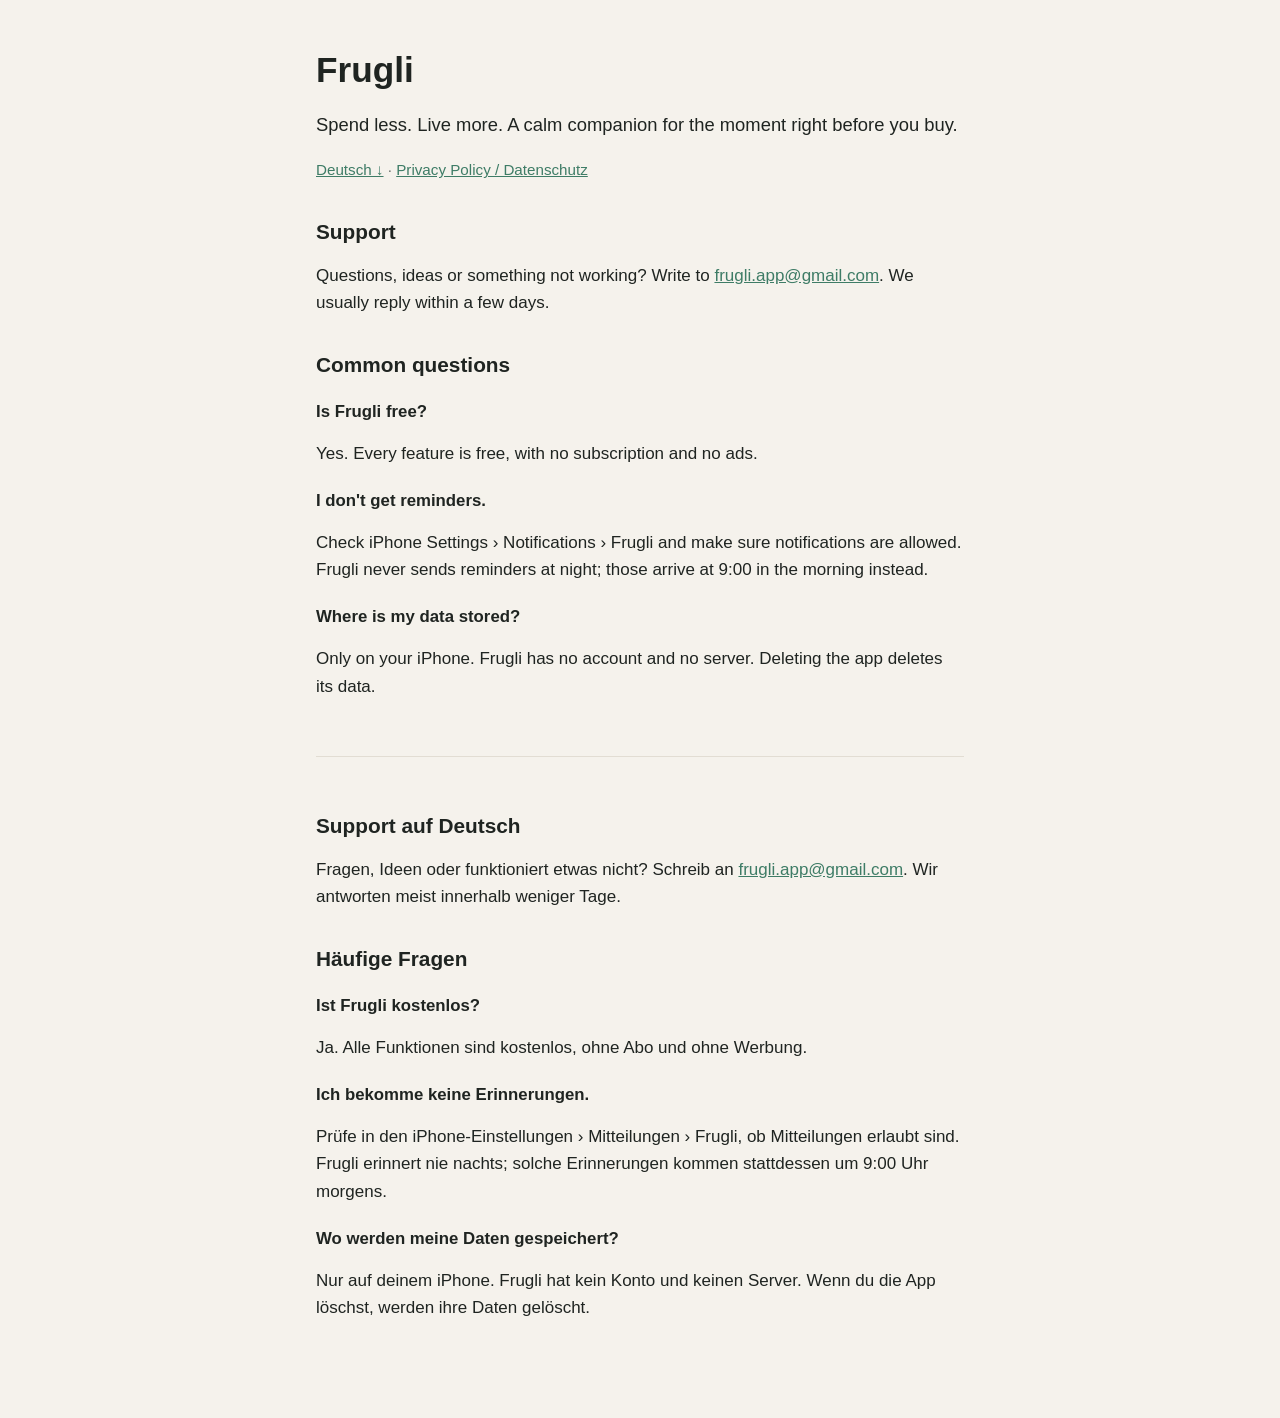
<file: index.html>
<!doctype html>
<html lang="en">
<head>
<meta charset="utf-8">
<meta name="viewport" content="width=device-width, initial-scale=1">
<title>Frugli – Support</title>
<link rel="stylesheet" href="style.css">
</head>
<body>
<main>
  <h1>Frugli</h1>
  <p class="lead">Spend less. Live more. A calm companion for the moment right before you buy.</p>
  <p class="muted"><a href="#deutsch">Deutsch ↓</a> · <a href="privacy.html">Privacy Policy / Datenschutz</a></p>

  <h2>Support</h2>
  <p>Questions, ideas or something not working? Write to <a href="mailto:frugli.app@gmail.com">frugli.app@gmail.com</a>. We usually reply within a few days.</p>

  <h2>Common questions</h2>
  <h3>Is Frugli free?</h3>
  <p>Yes. Every feature is free, with no subscription and no ads.</p>
  <h3>I don't get reminders.</h3>
  <p>Check iPhone Settings › Notifications › Frugli and make sure notifications are allowed. Frugli never sends reminders at night; those arrive at 9:00 in the morning instead.</p>
  <h3>Where is my data stored?</h3>
  <p>Only on your iPhone. Frugli has no account and no server. Deleting the app deletes its data.</p>

  <hr>

  <div lang="de">
  <h2 id="deutsch">Support auf Deutsch</h2>
  <p>Fragen, Ideen oder funktioniert etwas nicht? Schreib an <a href="mailto:frugli.app@gmail.com">frugli.app@gmail.com</a>. Wir antworten meist innerhalb weniger Tage.</p>

  <h2>Häufige Fragen</h2>
  <h3>Ist Frugli kostenlos?</h3>
  <p>Ja. Alle Funktionen sind kostenlos, ohne Abo und ohne Werbung.</p>
  <h3>Ich bekomme keine Erinnerungen.</h3>
  <p>Prüfe in den iPhone-Einstellungen › Mitteilungen › Frugli, ob Mitteilungen erlaubt sind. Frugli erinnert nie nachts; solche Erinnerungen kommen stattdessen um 9:00 Uhr morgens.</p>
  <h3>Wo werden meine Daten gespeichert?</h3>
  <p>Nur auf deinem iPhone. Frugli hat kein Konto und keinen Server. Wenn du die App löschst, werden ihre Daten gelöscht.</p>
  </div>
</main>
</body>
</html>
</file>
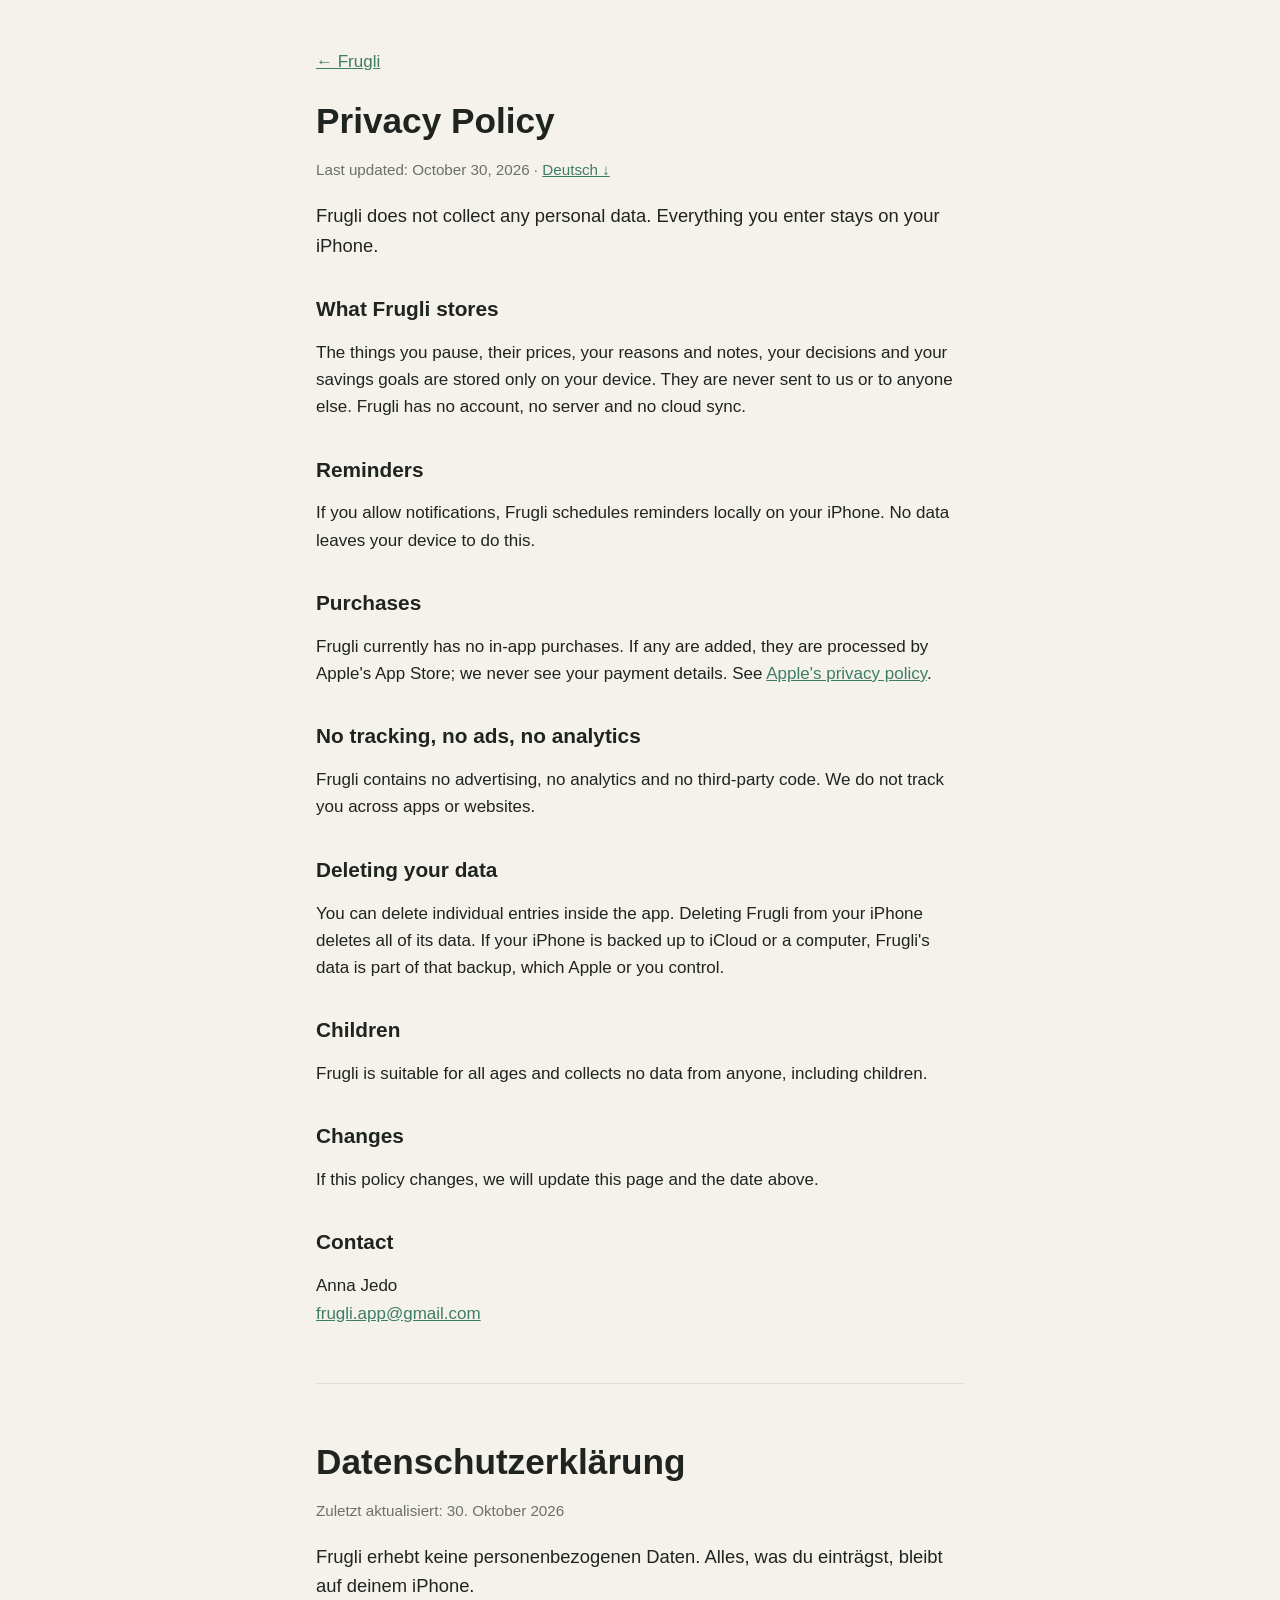
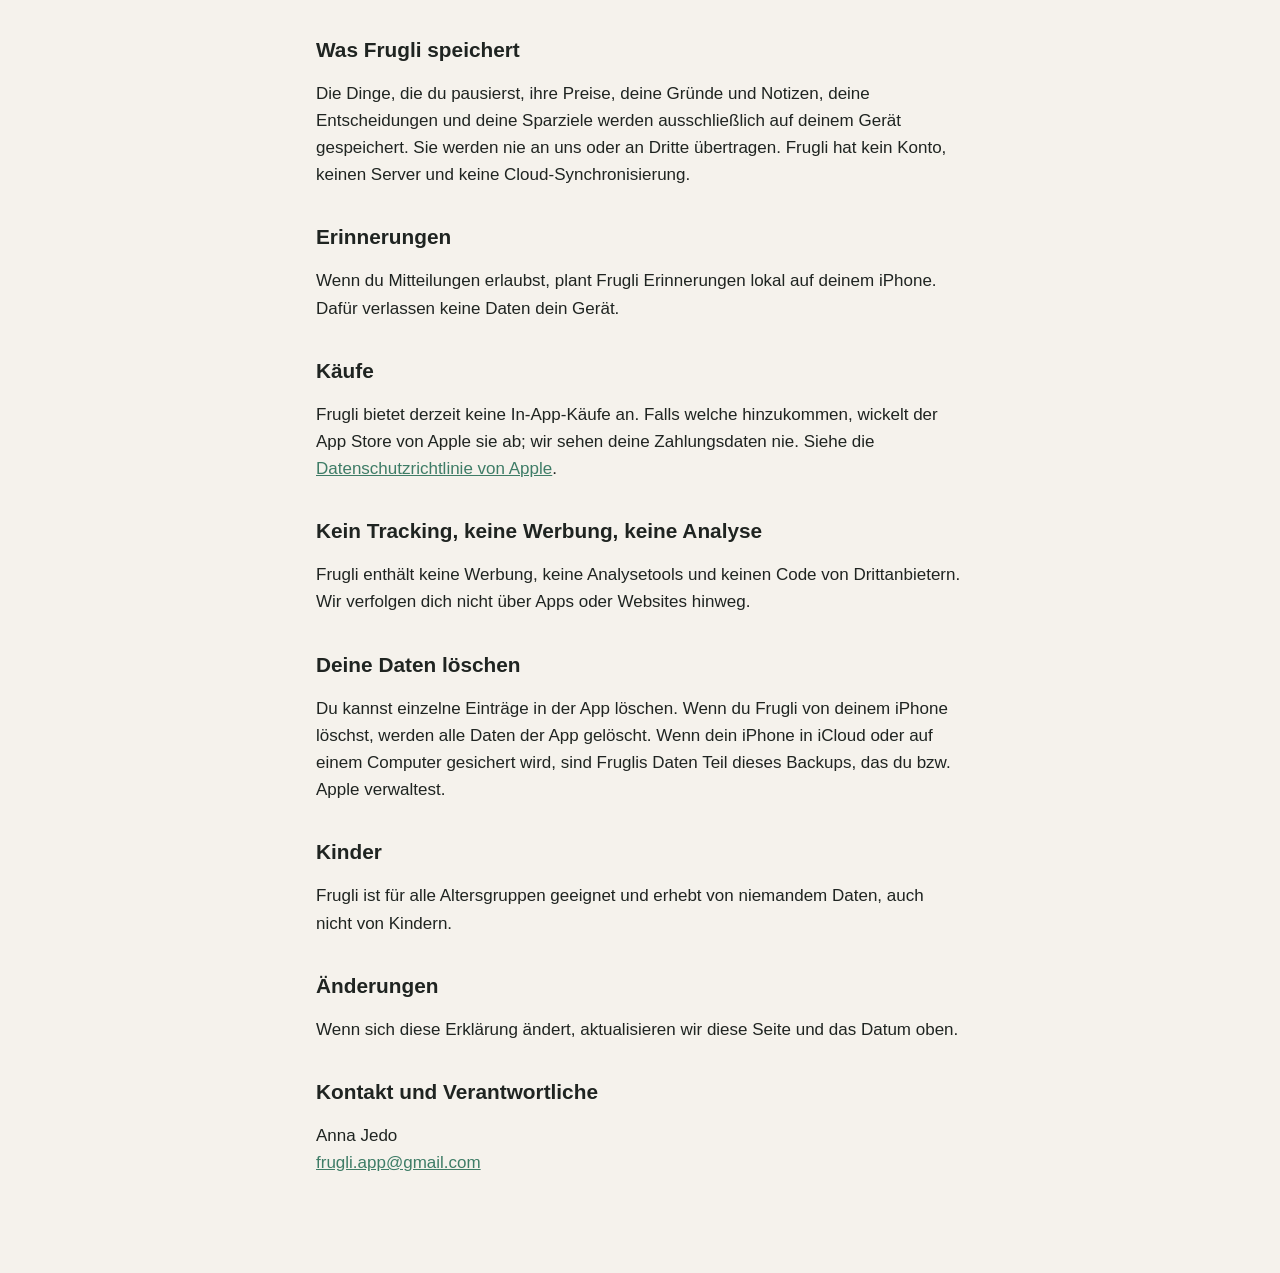
<file: privacy.html>
<!doctype html>
<html lang="en">
<head>
<meta charset="utf-8">
<meta name="viewport" content="width=device-width, initial-scale=1">
<title>Frugli – Privacy Policy</title>
<link rel="stylesheet" href="style.css">
</head>
<body>
<main>
  <p class="back"><a href="index.html">← Frugli</a></p>

  <h1>Privacy Policy</h1>
  <p class="muted">Last updated: October 30, 2026 · <a href="#deutsch">Deutsch ↓</a></p>

  <p class="lead">Frugli does not collect any personal data. Everything you enter stays on your iPhone.</p>

  <h2>What Frugli stores</h2>
  <p>The things you pause, their prices, your reasons and notes, your decisions and your savings goals are stored only on your device. They are never sent to us or to anyone else. Frugli has no account, no server and no cloud sync.</p>

  <h2>Reminders</h2>
  <p>If you allow notifications, Frugli schedules reminders locally on your iPhone. No data leaves your device to do this.</p>

  <h2>Purchases</h2>
  <p>Frugli currently has no in-app purchases. If any are added, they are processed by Apple's App Store; we never see your payment details. See <a href="https://www.apple.com/legal/privacy/">Apple's privacy policy</a>.</p>

  <h2>No tracking, no ads, no analytics</h2>
  <p>Frugli contains no advertising, no analytics and no third-party code. We do not track you across apps or websites.</p>

  <h2>Deleting your data</h2>
  <p>You can delete individual entries inside the app. Deleting Frugli from your iPhone deletes all of its data. If your iPhone is backed up to iCloud or a computer, Frugli's data is part of that backup, which Apple or you control.</p>

  <h2>Children</h2>
  <p>Frugli is suitable for all ages and collects no data from anyone, including children.</p>

  <h2>Changes</h2>
  <p>If this policy changes, we will update this page and the date above.</p>

  <h2>Contact</h2>
  <p>Anna Jedo<br><a href="mailto:frugli.app@gmail.com">frugli.app@gmail.com</a></p>

  <hr>

  <h1 id="deutsch" lang="de">Datenschutzerklärung</h1>
  <div lang="de">
  <p class="muted">Zuletzt aktualisiert: 30. Oktober 2026</p>

  <p class="lead">Frugli erhebt keine personenbezogenen Daten. Alles, was du einträgst, bleibt auf deinem iPhone.</p>

  <h2>Was Frugli speichert</h2>
  <p>Die Dinge, die du pausierst, ihre Preise, deine Gründe und Notizen, deine Entscheidungen und deine Sparziele werden ausschließlich auf deinem Gerät gespeichert. Sie werden nie an uns oder an Dritte übertragen. Frugli hat kein Konto, keinen Server und keine Cloud-Synchronisierung.</p>

  <h2>Erinnerungen</h2>
  <p>Wenn du Mitteilungen erlaubst, plant Frugli Erinnerungen lokal auf deinem iPhone. Dafür verlassen keine Daten dein Gerät.</p>

  <h2>Käufe</h2>
  <p>Frugli bietet derzeit keine In-App-Käufe an. Falls welche hinzukommen, wickelt der App Store von Apple sie ab; wir sehen deine Zahlungsdaten nie. Siehe die <a href="https://www.apple.com/de/legal/privacy/">Datenschutzrichtlinie von Apple</a>.</p>

  <h2>Kein Tracking, keine Werbung, keine Analyse</h2>
  <p>Frugli enthält keine Werbung, keine Analysetools und keinen Code von Drittanbietern. Wir verfolgen dich nicht über Apps oder Websites hinweg.</p>

  <h2>Deine Daten löschen</h2>
  <p>Du kannst einzelne Einträge in der App löschen. Wenn du Frugli von deinem iPhone löschst, werden alle Daten der App gelöscht. Wenn dein iPhone in iCloud oder auf einem Computer gesichert wird, sind Fruglis Daten Teil dieses Backups, das du bzw. Apple verwaltest.</p>

  <h2>Kinder</h2>
  <p>Frugli ist für alle Altersgruppen geeignet und erhebt von niemandem Daten, auch nicht von Kindern.</p>

  <h2>Änderungen</h2>
  <p>Wenn sich diese Erklärung ändert, aktualisieren wir diese Seite und das Datum oben.</p>

  <h2>Kontakt und Verantwortliche</h2>
  <p>Anna Jedo<br><a href="mailto:frugli.app@gmail.com">frugli.app@gmail.com</a></p>
  </div>
</main>
</body>
</html>
</file>
<file: style.css>
:root {
  --bg: #F5F2EC;
  --text: #1F2421;
  --muted: #6B706C;
  --accent: #3E7C66;
  --rule: #E2DDD3;
}

@media (prefers-color-scheme: dark) {
  :root {
    --bg: #161917;
    --text: #ECEEEC;
    --muted: #9AA19C;
    --accent: #6DB39A;
    --rule: #2A2F2C;
  }
}

* { box-sizing: border-box; }

body {
  margin: 0;
  background: var(--bg);
  color: var(--text);
  font: 17px/1.6 -apple-system, BlinkMacSystemFont, "Segoe UI", Roboto, sans-serif;
}

main {
  max-width: 680px;
  margin: 0 auto;
  padding: 48px 16px 80px;
}

h1, h2, h3 {
  font-family: ui-rounded, -apple-system, BlinkMacSystemFont, sans-serif;
  line-height: 1.25;
}

h1 { font-size: 2.2rem; margin: 0 0 8px; }
h2 { font-size: 1.3rem; margin: 36px 0 8px; }
h3 { font-size: 1.05rem; margin: 24px 0 4px; }

a { color: var(--accent); }

.lead { font-size: 1.15rem; }
.muted { color: var(--muted); font-size: 0.95rem; }
.back { margin: 0 0 24px; }

hr {
  border: 0;
  border-top: 1px solid var(--rule);
  margin: 56px 0;
}
</file>
